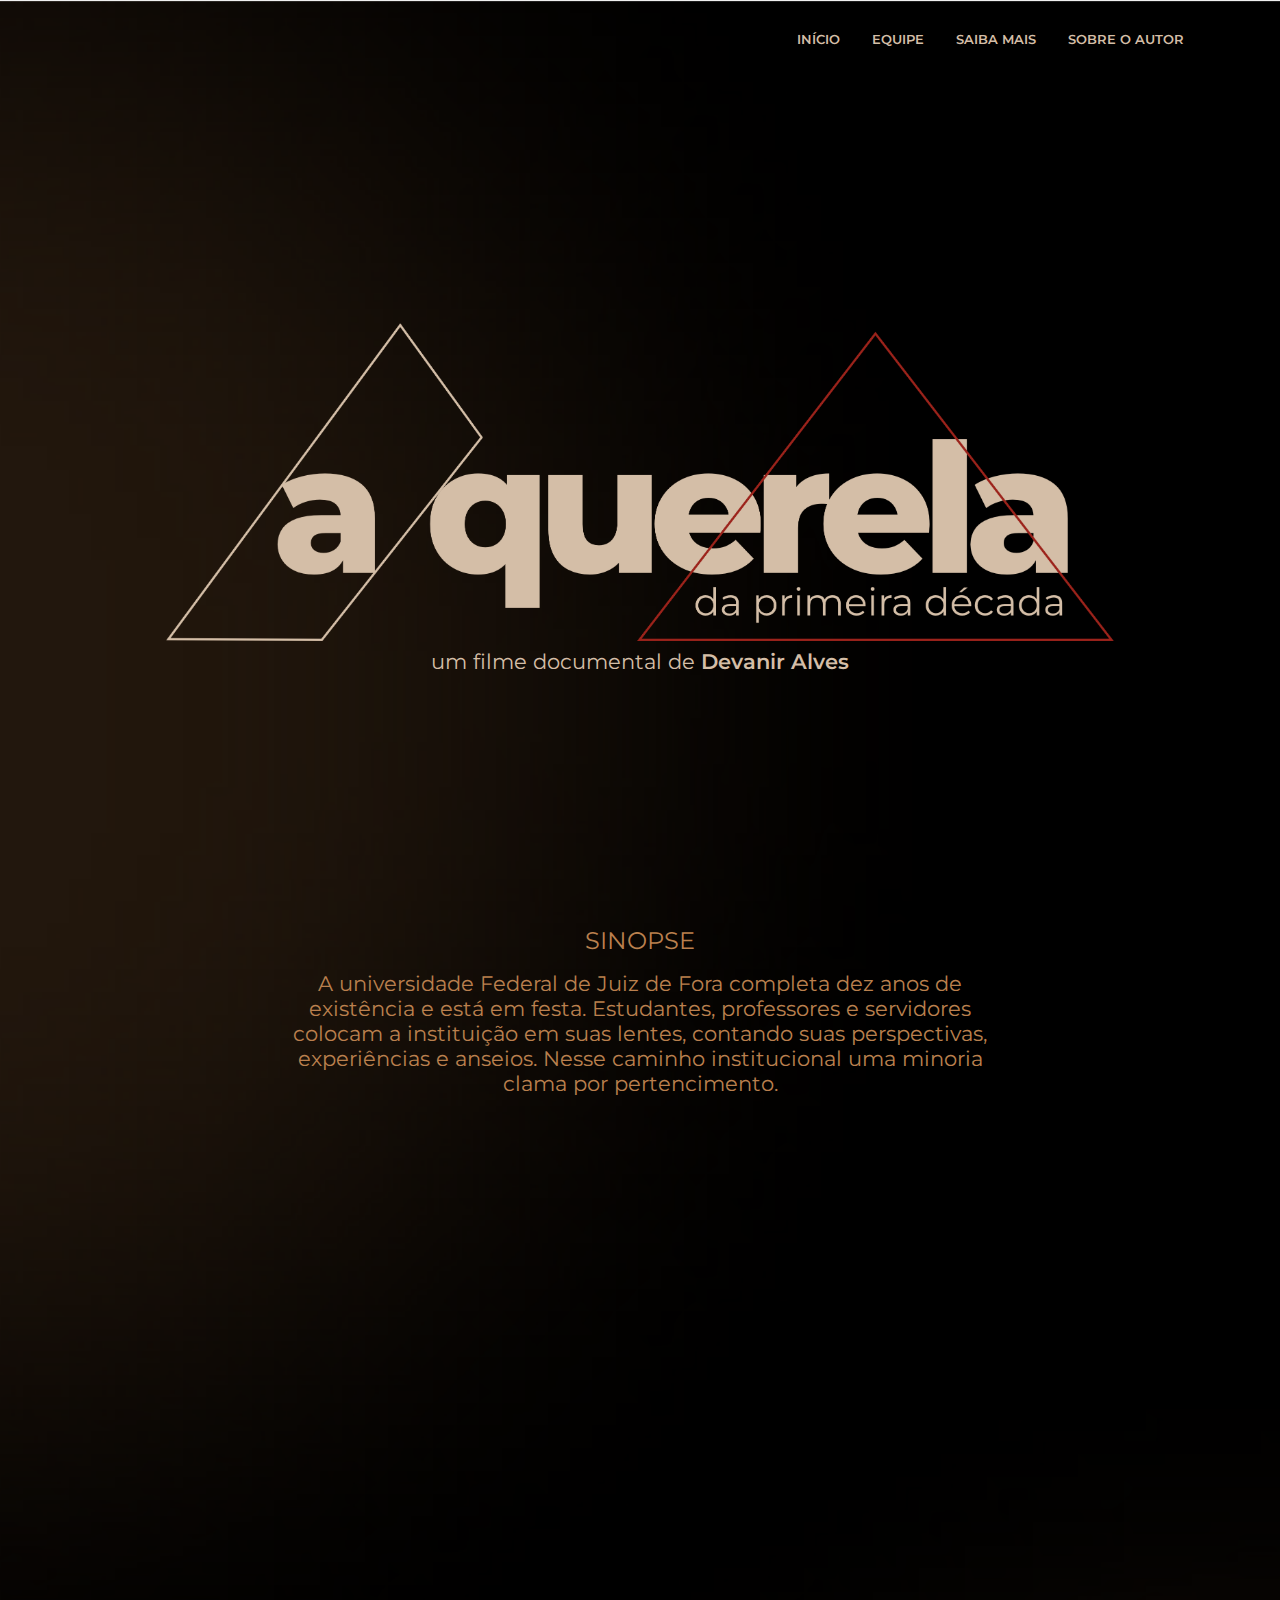
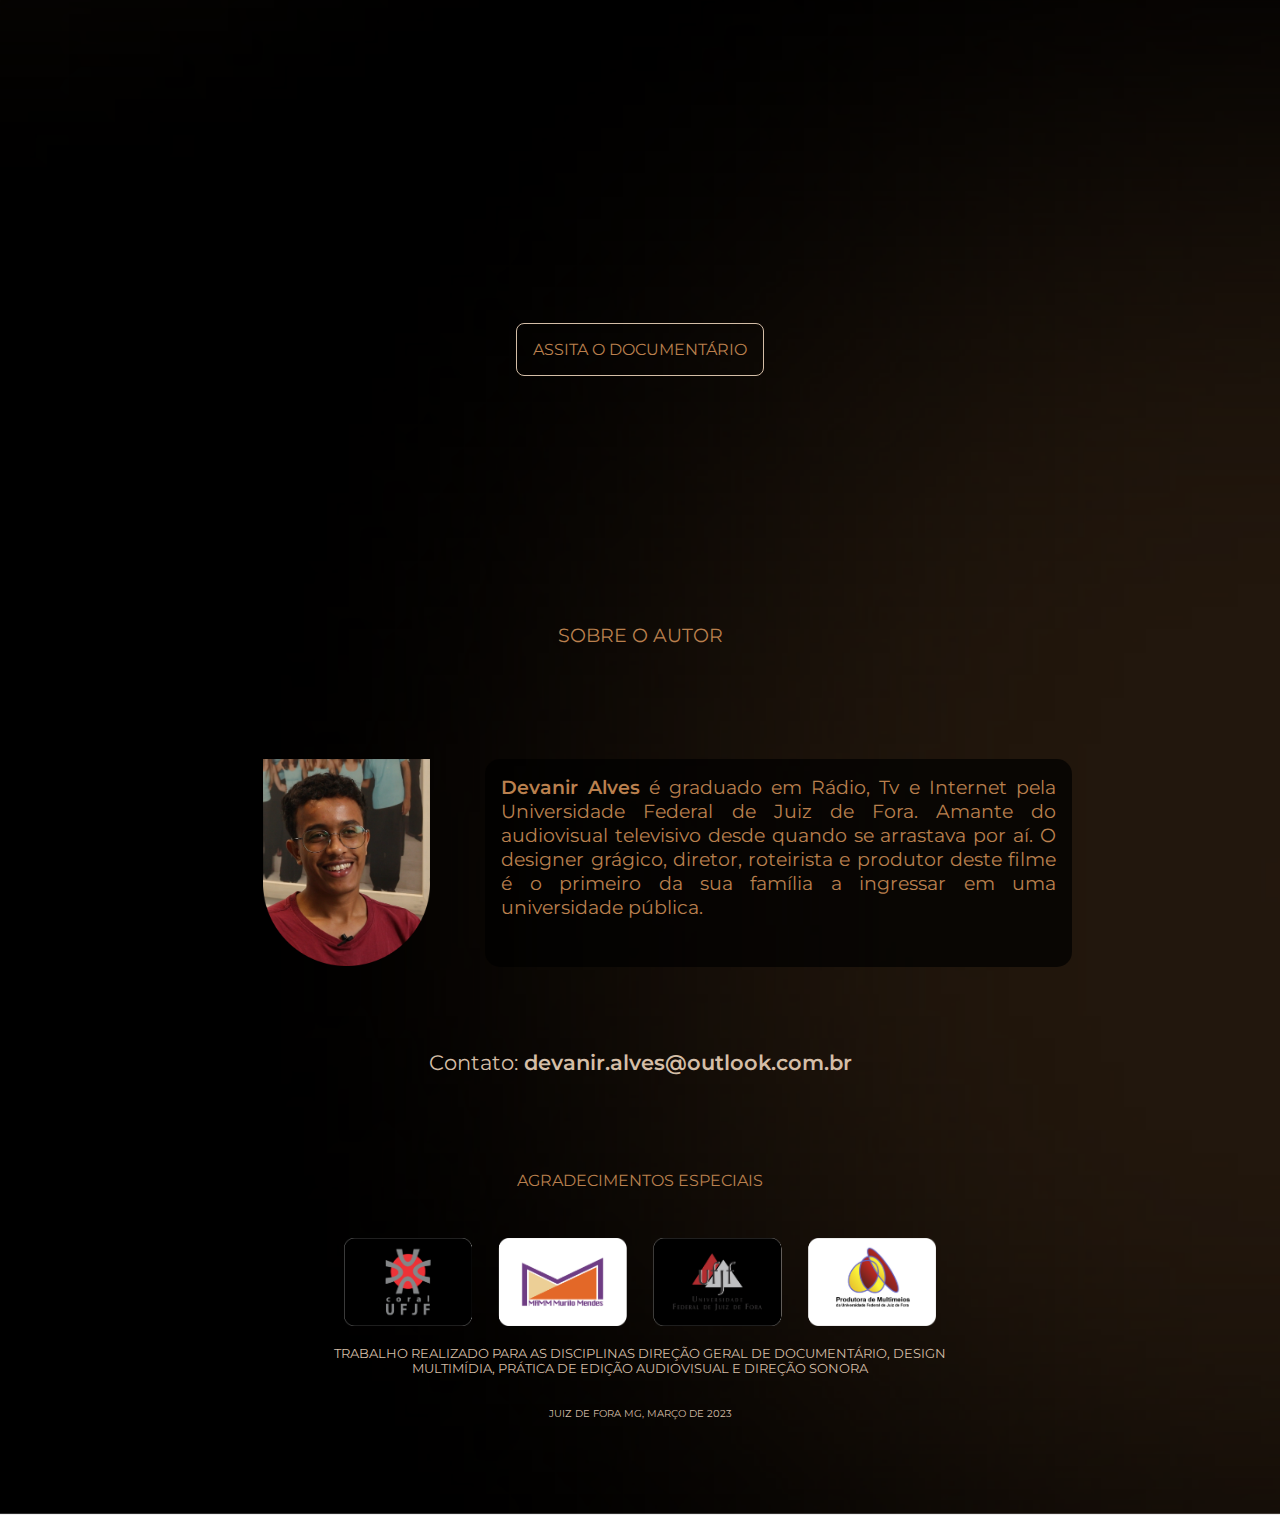
<file: index.html>
<!DOCTYPE html>
<html lang="en">
<head>
    <meta charset="UTF-8">
    <meta name="viewport" content="width=device-width, initial-scale=1.0">
    <link rel="preconnect" href="https://fonts.googleapis.com">
    <link rel="preconnect" href="https://fonts.gstatic.com" crossorigin>
    <link href="https://fonts.googleapis.com/css2?family=Cinzel:wght@400;500&family=Lato:wght@300;400&family=Montserrat:wght@400;600;900&display=swap" rel="stylesheet">
    <link rel="stylesheet" href="./css/style.css">
    <title>a querela</title>
</head>
<body>
    <header>
        <nav>
            <a href="index.html">Início</a>
            <a href="team.html">Equipe</a>
            <a href="knowmore.html">Saiba Mais</a>
            <a href="#author">Sobre o Autor</a>
        </nav>
    </header>

    <section id="landing">

        <img src="images/logo.png" alt="documentário a querela">

        <h3>um filme documental de <span>Devanir Alves</span></h3>
    </section>

    <section id="sinopse">

        <h2>Sinopse</h2>

        <p>
            A universidade Federal de Juiz de Fora completa dez anos de existência e está em festa. Estudantes, professores e servidores colocam a instituição em suas lentes, contando suas perspectivas, experiências e anseios. Nesse caminho institucional uma minoria clama por pertencimento.
        </p>
        <div id="video-container">
            <iframe width="560" height="315" src="https://www.youtube.com/embed/S-qFwxephBE?si=q8kRTuibsXF81sZc" title="YouTube video player" frameborder="0" allow="accelerometer; autoplay; clipboard-write; encrypted-media; gyroscope; picture-in-picture; web-share" referrerpolicy="strict-origin-when-cross-origin" allowfullscreen></iframe>
        </div>
    </section>

    <section id="doc-watch">
        <button>Assita o Documentário</button>
        <iframe width="560" height="315" src="https://www.youtube.com/embed/GoqhKZw6Z9I?si=HrsufUuA4xSaYFlr" title="YouTube video player" frameborder="0" allow="accelerometer; autoplay; clipboard-write; encrypted-media; gyroscope; picture-in-picture; web-share" referrerpolicy="strict-origin-when-cross-origin" allowfullscreen></iframe>
    </section>

    <section id="author">
        <h2>Sobre o Autor</h2>
        <div id="author-container">
            <div id="author-img-container">
                <img src="images/foto-devanir.png" alt="fotografia do autor do documentário.">
            </div>
            <div id="author-resume">
                <p><span>Devanir Alves</span> é graduado em Rádio, Tv e Internet pela Universidade Federal de Juiz de Fora. Amante do audiovisual televisivo desde quando se arrastava por aí. O designer grágico, diretor, roteirista e produtor deste filme é o primeiro da sua família a ingressar em uma universidade pública.</p>
            </div>
        </div>
        <div id="author-contact">
            <p>Contato: <span>devanir.alves@outlook.com.br</span></p>
        </div>
    </section>

    <footer>
        <h2>Agradecimentos Especiais</h2>
        <img src="images/logod.png" alt="agradecimentos especiais do autor">
        <h3>Trabalho realizado para as disciplinas Direção Geral de Documentário, Design Multimídia, Prática de Edição Audiovisual e Direção Sonora</h3>
        <h4>juiz de fora mg, março de 2023</h4>
    </footer>

    <script src="./scripts/video-section.js"></script>
</body>
</html>
</file>
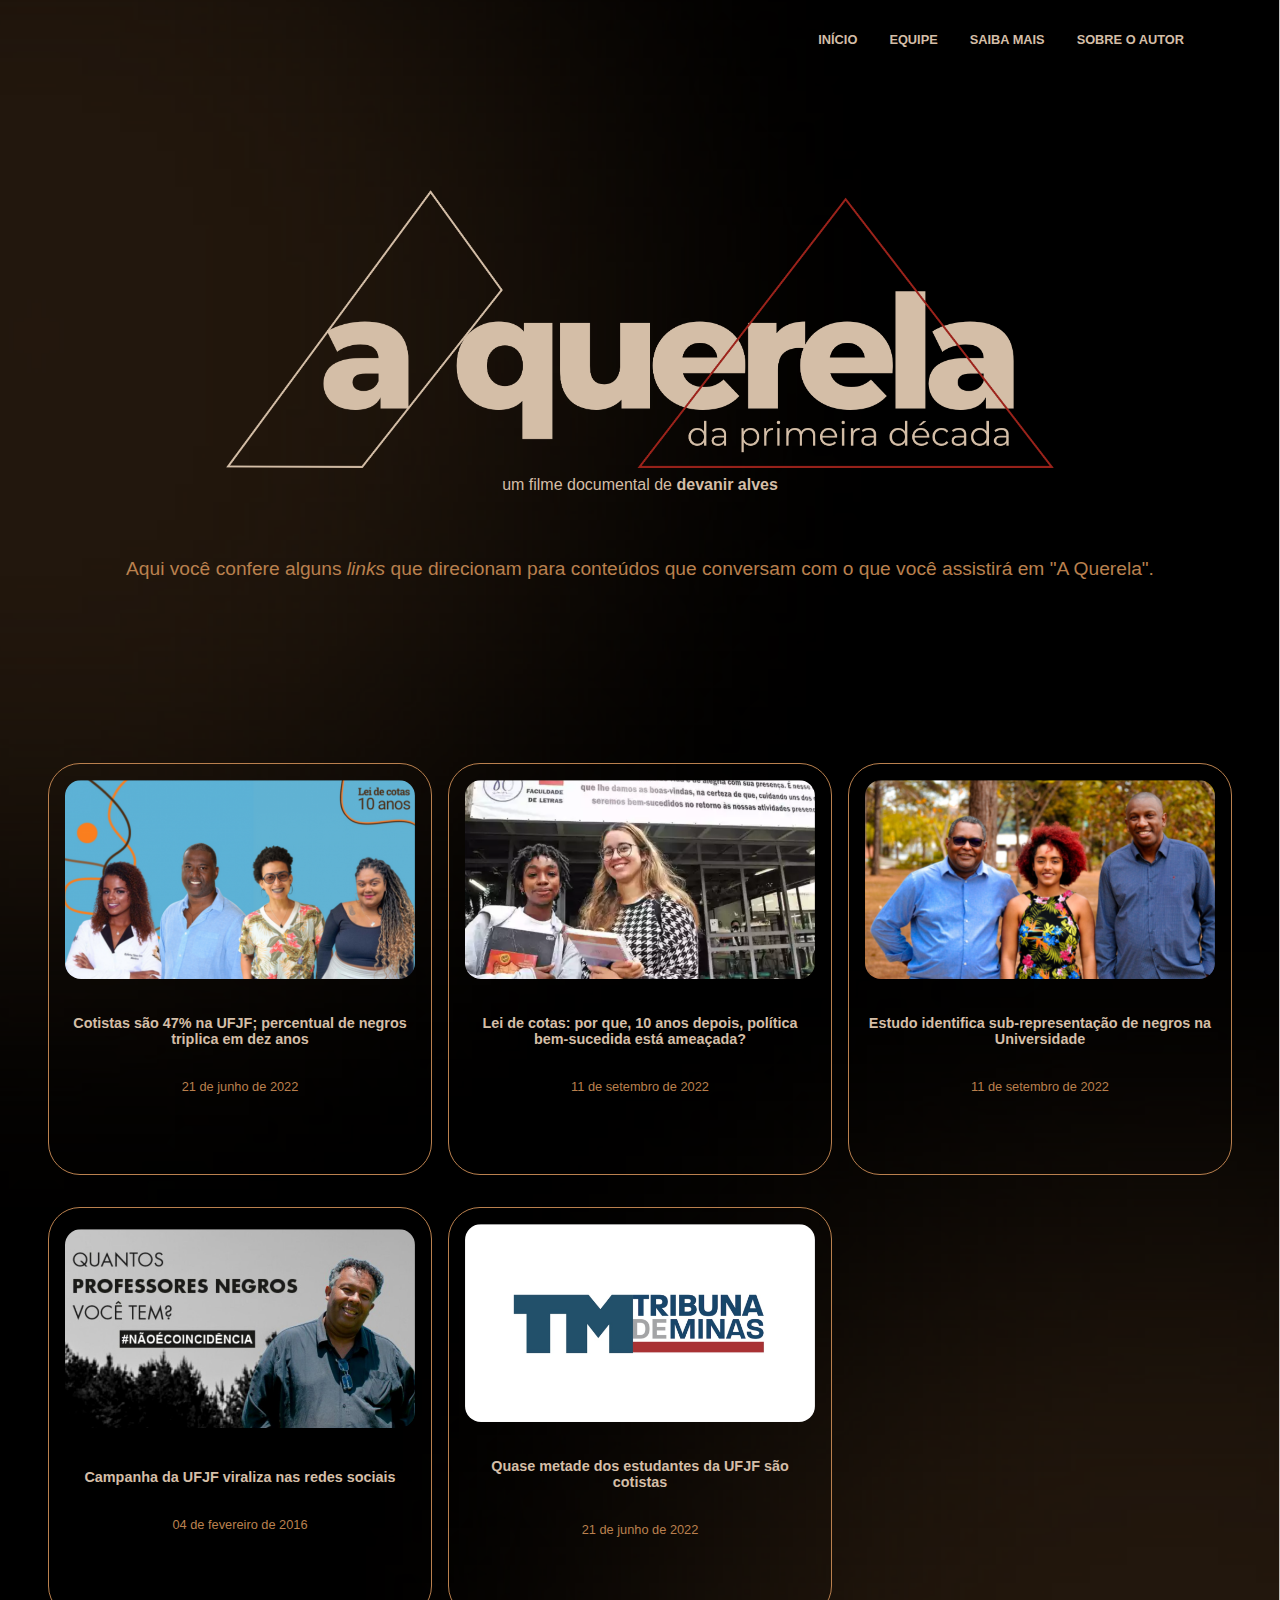
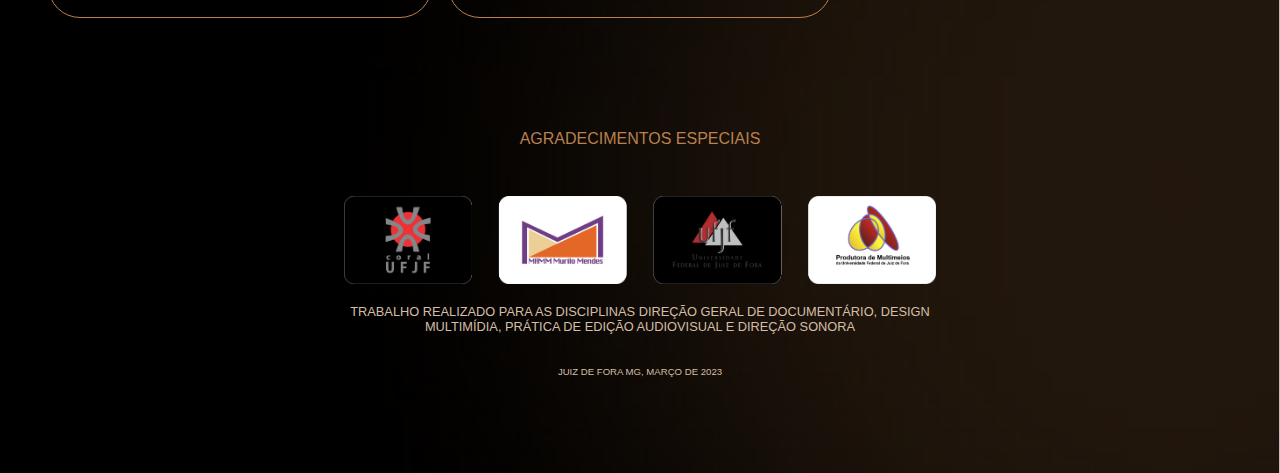
<file: knowmore.html>
<!DOCTYPE html>
<html lang="en">
<head>
    <meta charset="UTF-8">
    <meta name="viewport" content="width=device-width, initial-scale=1.0">
    <link rel="stylesheet" href="./css/style.css">
    <title>Saiba Mais</title>
</head>
<body>
    <header>
        <nav>
            <a href="index.html">Início</a>
            <a href="team.html">Equipe</a>
            <a href="knowmore.html">Saiba Mais</a>
            <a href="index.html#author">Sobre o Autor</a>
        </nav>
    </header>

    <section id="area-logo">
            <img src="images/logo.png" alt="logo do documentário.">
            <h3>um filme documental de <span>devanir alves</span></h3>
            <p id="description">
                Aqui você confere alguns <em>links</em> que direcionam para conteúdos que conversam com o que você assistirá em "A Querela".
            </p>
    </section>


    <section id="contents">

        <div class="right-content">
            <div class="image">
                <img src="images/dez-anos-cotas.png"  alt="notícia sobre cotistas na ufjf">
            </div>
            <div class="link">
                <a href="https://www2.ufjf.br/noticias/2022/06/21/cotistas-sao-47-na-ufjf-percentual-de-negros-triplica-em-dez-anos/" target="_blank"><h2>Cotistas são 47% na UFJF; percentual de negros triplica em dez anos </h2></a>
            <p>21 de junho de 2022</p>
            </div>
        </div>

        <div class="left-content">
            <div class="image">
                <img src="images/cotas-ameaca.png" width="60%" alt="notícias sobre lei de cotas">
            </div>
            <div class="link">
                <a href="https://www.em.com.br/app/noticia/educacao/2022/09/11/internas_educacao,1392809/lei-de-cotas-por-que-10-anos-depois-politica-bem-sucedida-esta-ameacada.shtml" target="_blank"><h2>Lei de cotas: por que, 10 anos depois, política bem-sucedida está ameaçada?</h2></a>
            <p>11 de setembro de 2022</p>
            </div>
        </div>

        <div class="right-content">
            <div class="image">
                <img src="images/sub-representação-ufjf.png" alt="notícia sobre estudo identifica">
            </div>
            <div class="link">
                <a href="https://www2.ufjf.br/noticias/2022/09/15/estudo-identifica-sub-representacao-de-negros-na-universidade/" target="_blank"><h2>Estudo identifica sub-representação de negros na Universidade </h2></a>
            <p>11 de setembro de 2022</p>
            </div>
        </div>

        <div class="left-content">
            <div class="image">
                <img src="images/campanha.png" width="60%" alt="notícias tribuna de minas">
            </div>
            <div class="link">
                <a href="https://www2.ufjf.br/noticias/2016/02/04/campanha-da-ufjf-viraliza-nas-redes-sociais/" target="_blank"><h2>Campanha da UFJF viraliza nas redes sociais</h2></a>
            <p>04 de fevereiro de 2016</p>
            </div>
        </div>

        <div class="right-content">
            <div class="image">
                <img src="images/tribuna.png" alt="">
            </div>
            <div class="link">
                <a href="https://tribunademinas.com.br/noticias/cidade/21-06-2022/quase-metade-dos-estudantes-da-ufjf-sao-cotistas.html#goog_rewarded" target="_blank"><h2>Quase metade dos estudantes da UFJF são cotistas </h2></a>
            <p>21 de junho de 2022</p>
            </div>
        </div>
    </section>
    
    <footer>
        <h2>Agradecimentos Especiais</h2>
        <img src="images/logod.png" alt="agradecimentos especiais do autor">
        <h3>Trabalho realizado para as disciplinas Direção Geral de Documentário, Design Multimídia, Prática de Edição Audiovisual e Direção Sonora</h3>
        <h4>juiz de fora mg, março de 2023</h4>

    </footer>

</body>
</html>
</file>
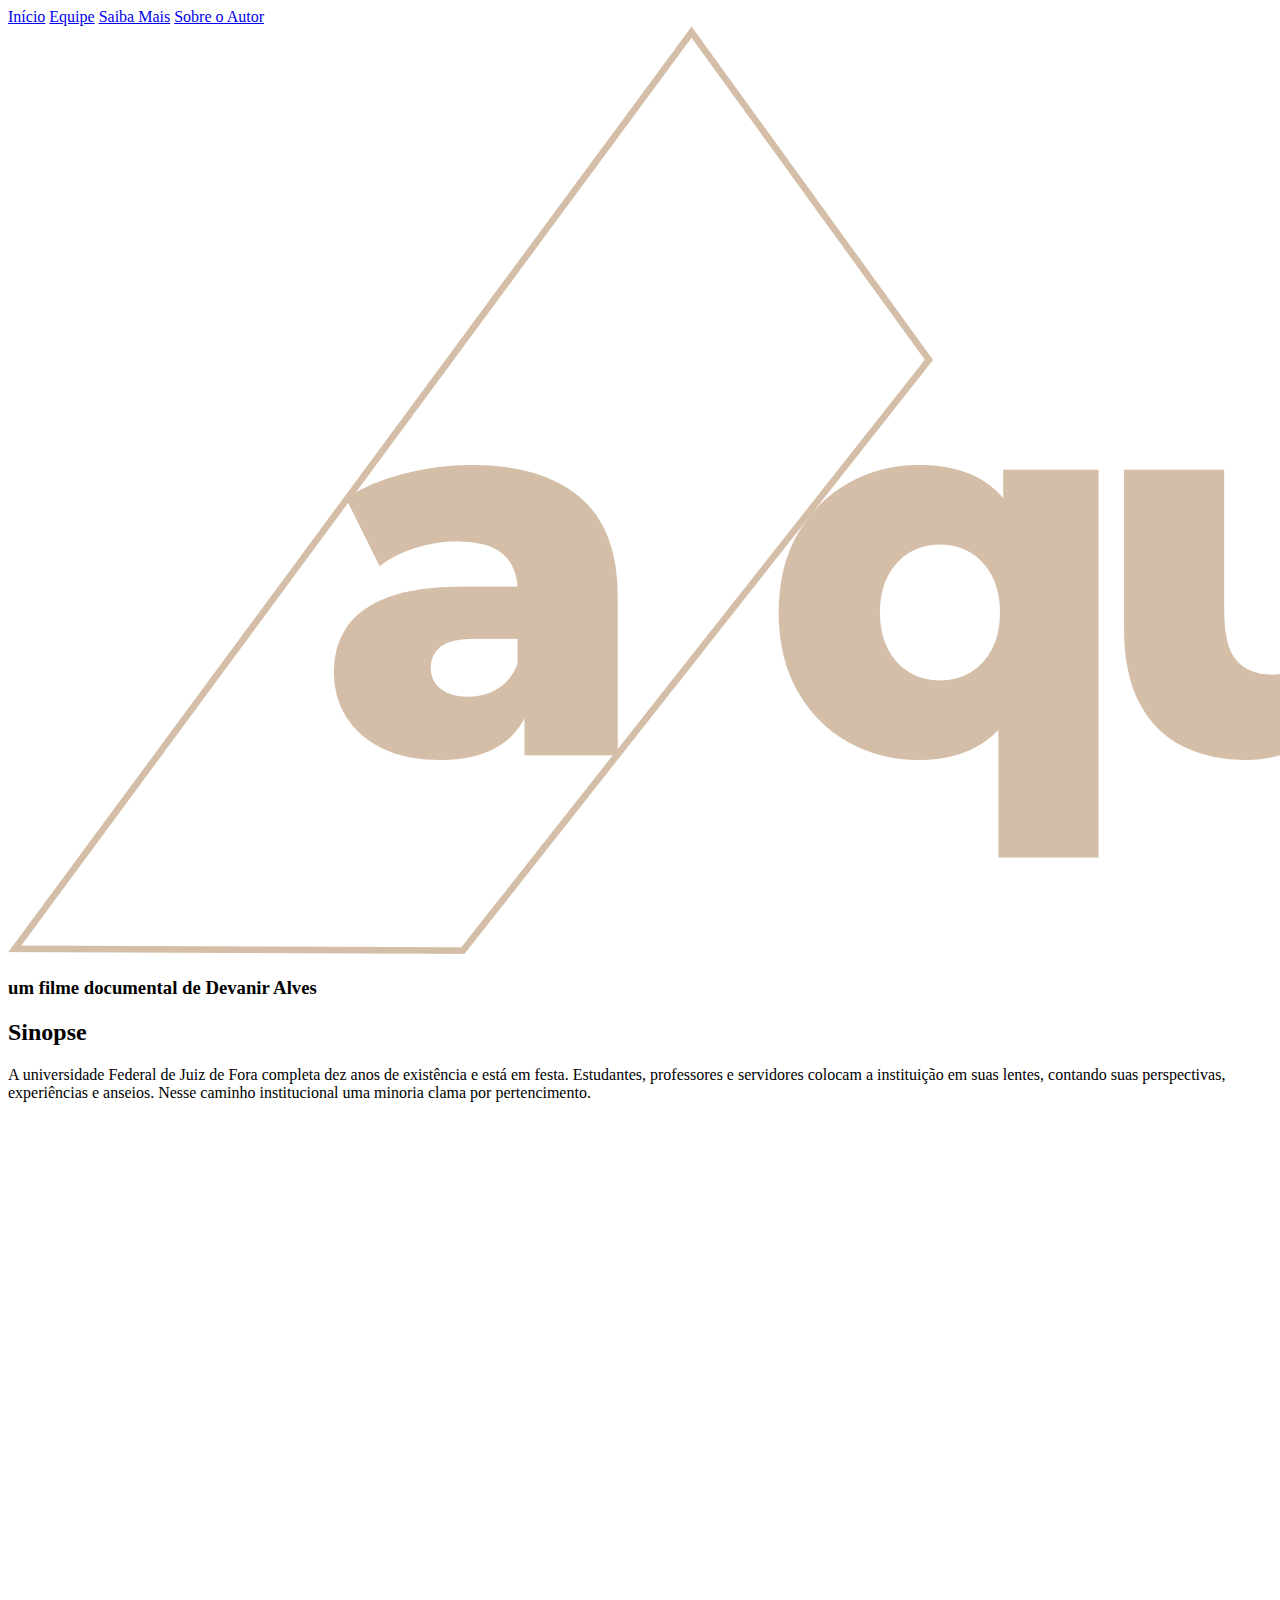
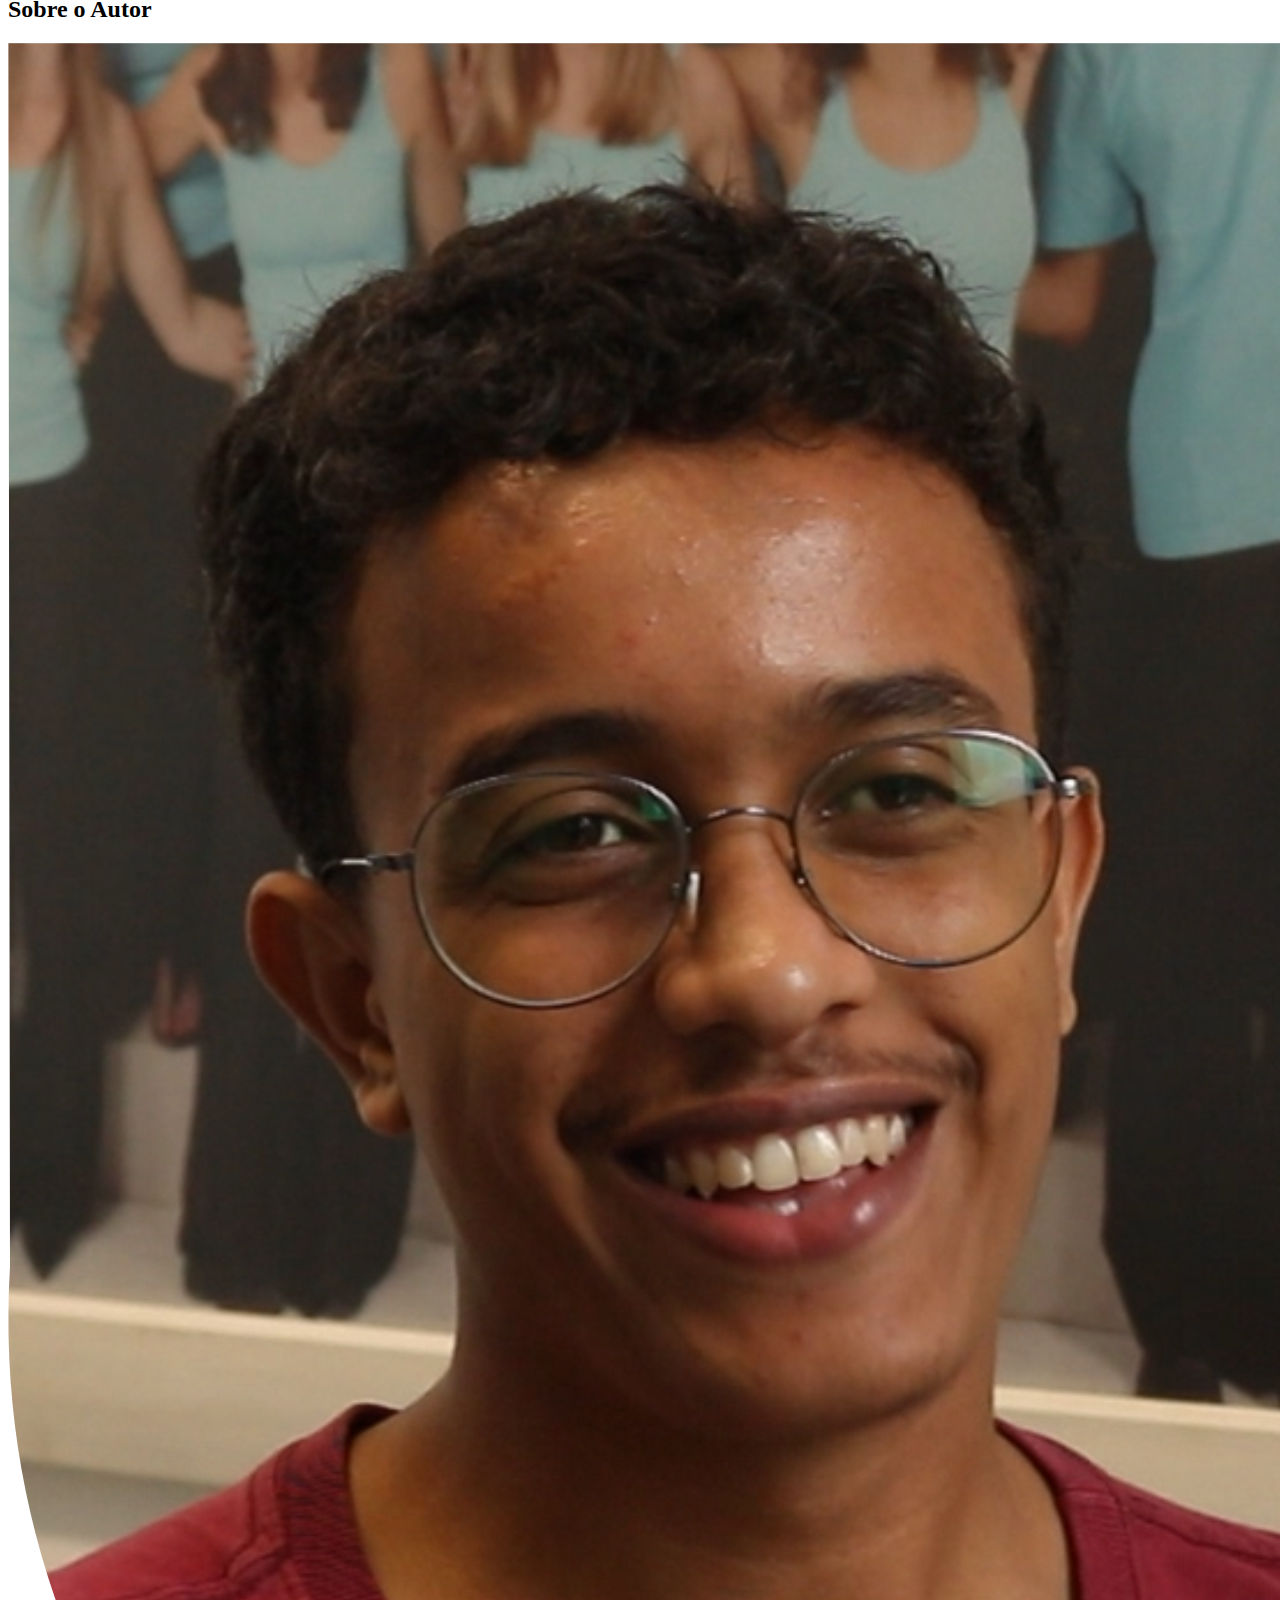
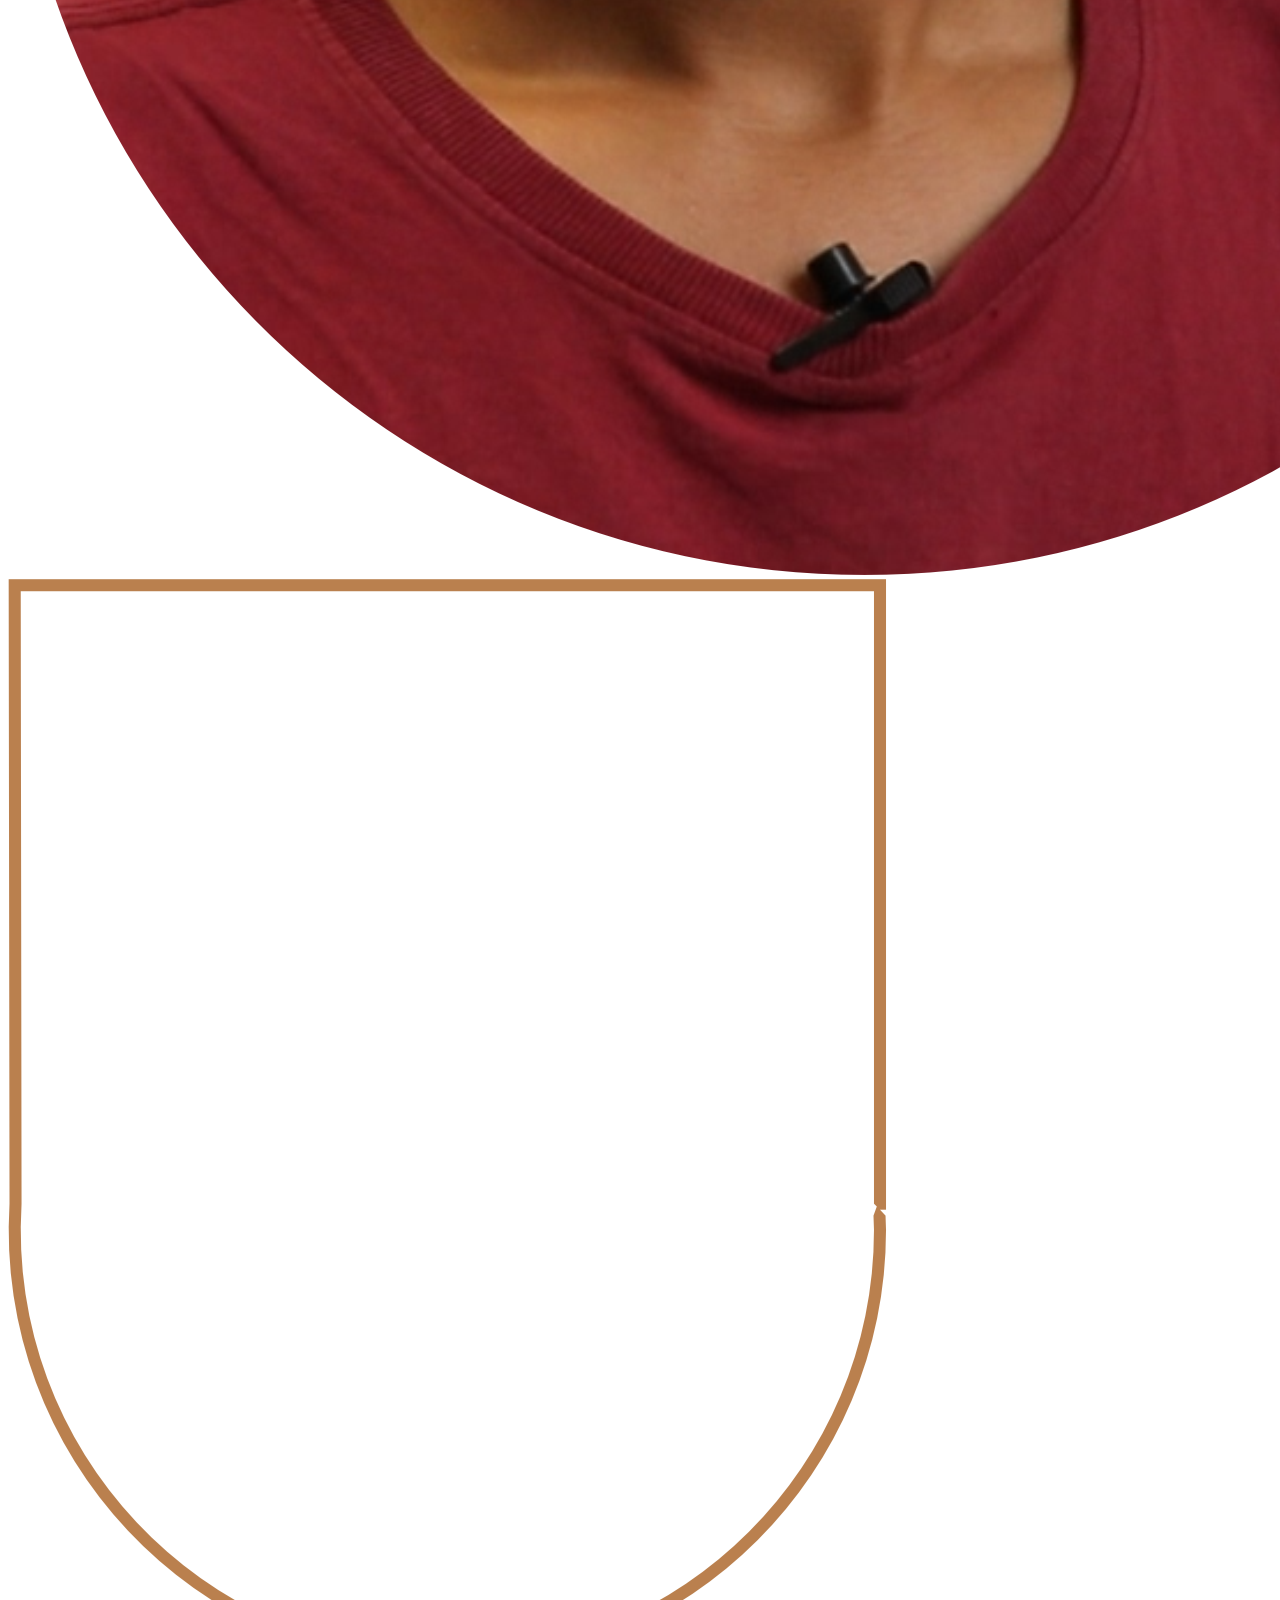
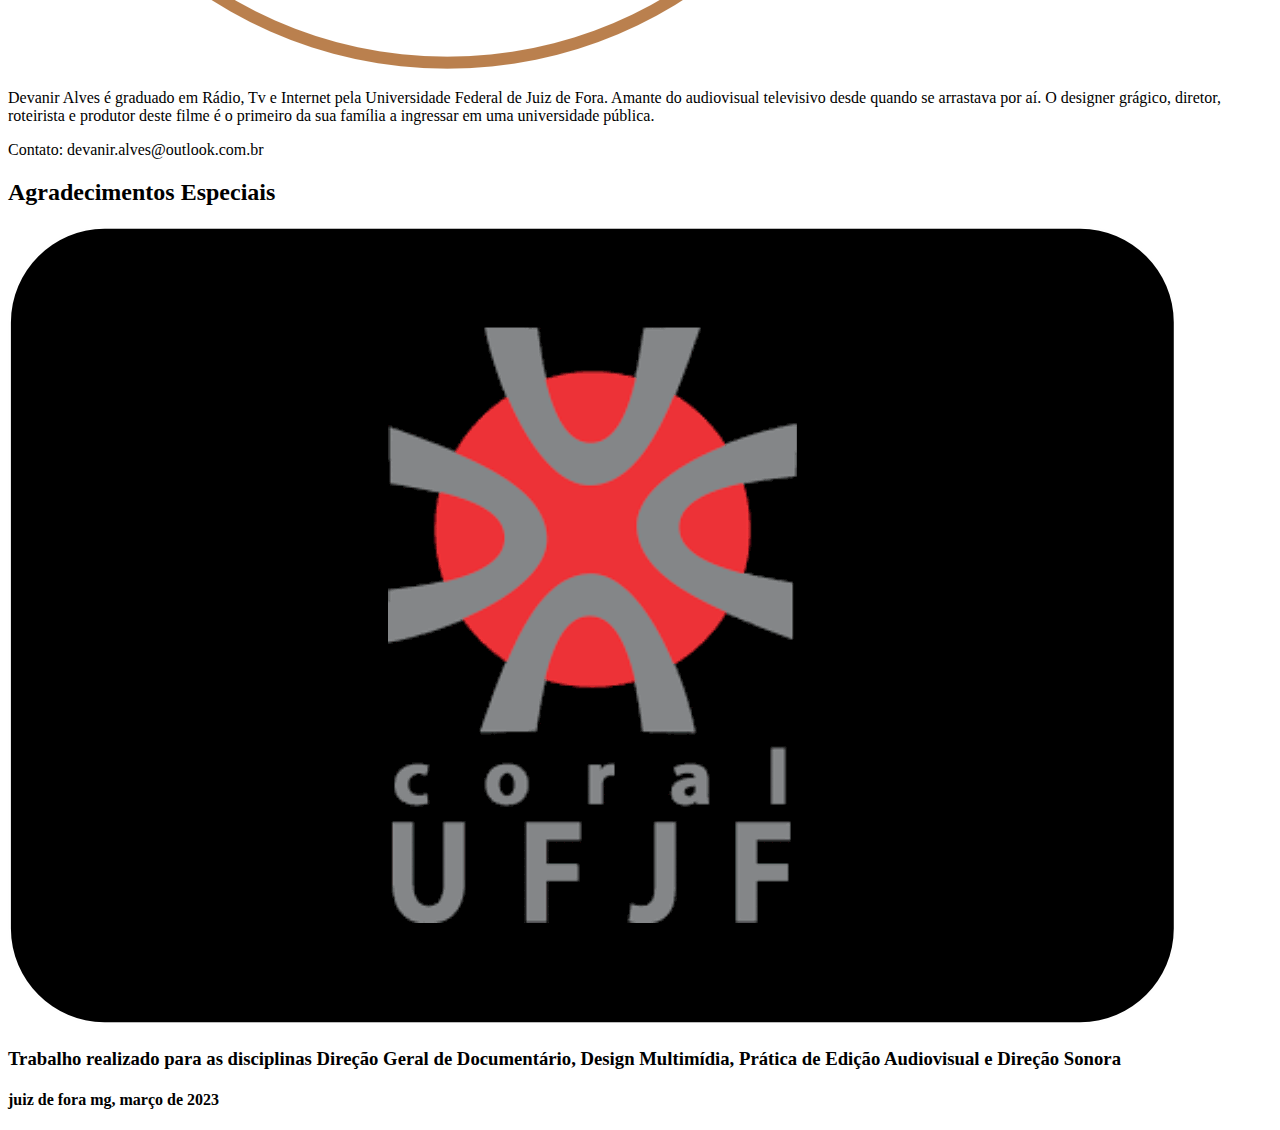
<file: newindex.html>
<!DOCTYPE html>
<html lang="en">
<head>
    <meta charset="UTF-8">
    <meta name="viewport" content="width=device-width, initial-scale=1.0">
    <link rel="preconnect" href="https://fonts.googleapis.com">
    <link rel="preconnect" href="https://fonts.gstatic.com" crossorigin>
    <link href="https://fonts.googleapis.com/css2?family=Cinzel:wght@400;500&family=Lato:wght@300;400&family=Montserrat:wght@400;600;900&display=swap" rel="stylesheet">
    <title>a querela</title>
</head>
<body>
    <header>
        <nav>
            <a href="newindex.html">Início</a>
            <a href="team.html">Equipe</a>
            <a href="knowmore.html">Saiba Mais</a>
            <a href="#author">Sobre o Autor</a>
        </nav>
    </header>

    <section id="landing">
        <div id="logo">
        <img src="images/logo.png" alt="documentário a querela">
        </div>
        <h3>um filme documental de <span>Devanir Alves</span></h3>
    </section>

    <section id="sinopse">
        <h2>Sinopse</h2>
        <p>
            A universidade Federal de Juiz de Fora completa dez anos de existência e está em festa. Estudantes, professores e servidores colocam a instituição em suas lentes, contando suas perspectivas, experiências e anseios. Nesse caminho institucional uma minoria clama por pertencimento.
        </p>
        <div id="video-container">
            <iframe id="video" width="700" height="455" src="https://www.youtube.com/embed/ujbwPaSv5Ak" title="YouTube video player" frameborder="0" allow="accelerometer; autoplay; clipboard-write; encrypted-media; gyroscope; picture-in-picture; web-share" allowfullscreen></iframe>
        </div>
    </section>

    <section id="author">
        <h2>Sobre o Autor</h2>
        <div id="author-img-container">
            <img src="images/foto-devanir.png" alt="imagem do autor do documentário.">
            <img id="img-shield" src="images/escudo.png" alt="escudo do autor">
        </div>
        <div id="author-resume">
            <p><span>Devanir Alves</span> é graduado em Rádio, Tv e Internet pela Universidade Federal de Juiz de Fora. Amante do audiovisual televisivo desde quando se arrastava por aí. O designer grágico, diretor, roteirista e produtor deste filme é o primeiro da sua família a ingressar em uma universidade pública.</p>
        </div>

        <div id="author-contact">
            <p>Contato: <span>devanir.alves@outlook.com.br</span></p>
        </div>
    </section>

    <footer>
        <h2>Agradecimentos Especiais</h2>
        <img src="images/logod.png" alt="agradecimentos especiais do autor">
        <h3>Trabalho realizado para as disciplinas Direção Geral de Documentário, Design Multimídia, Prática de Edição Audiovisual e Direção Sonora</h3>
        <h4>juiz de fora mg, março de 2023</h4>
    </footer>

</body>
</html>
</file>
<file: css/style.css>
* {
  box-sizing: border-box;
  margin: 0;
  padding: 0;
  font-family: "Montserrat", "Cinzel", sans-serif;
}

body {
  background-image: url(../images/background.png);
  background-size: cover;
  background-position: center;
  background-repeat: no-repeat;
  color: #FFF;
}

section {
  margin: 0 3rem;
  padding-top: 15vh;
}
header {
  margin: 2rem 1rem 0rem 1rem;
  padding: 0 1.1rem 0.5rem;
  border-bottom: 1px solid #BA804E;
}
header nav {
  display: flex;
  justify-content: space-between;
}
header a {
  font-size: 0.8rem;
  font-weight: 600;
  color: #D4BEA7;
  text-transform: uppercase;
  text-decoration: none;
}
@media screen and (min-width: 600px) {
  header {
    padding: 0rem 2rem 0.5rem;
  }
  header a {
    font-size: 1rem;
  }
}
@media screen and (min-width: 768px) {
  header {
    padding: 0rem 4rem 0.5rem;
  }
}
@media screen and (min-width: 1024px) {
  header {
    border: none;
  }
  header nav {
    justify-content: end;
  }
  header nav a {
    margin: 0 1rem;
    font-size: 0.8rem;
  }
  header nav a:hover {
    color: #BA804E;
  }
}

#area-logo {
  display: flex;
  flex-direction: column;
  align-items: center;
}
#area-logo img {
  width: 70%;
}
#area-logo h3 {
  margin-top: 0.5rem;
  margin-bottom: 4rem;
  color: #D4BEA7;
  text-align: center;
  font-size: 0.8rem;
  font-weight: 400;
}
#area-logo h3 span {
  font-weight: 600;
}
#area-logo h4 {
  font-weight: 400;
  color: #BA804E;
  font-size: 0.8rem;
}
#area-logo p {
  text-align: center;
  color: #BA804E;
  font-size: 0.8rem;
}
@media screen and (min-width: 600px) {
  #area-logo h3 {
    font-size: 1rem;
  }
  #area-logo h4 {
    font-size: 1.2rem;
    margin-bottom: 3rem;
  }
  #area-logo p {
    font-size: 1.2rem;
    margin-bottom: 3rem;
  }
}

#landing {
  margin-top: 1rem;
  display: flex;
  flex-direction: column;
  align-items: center;
  justify-content: center;
}
@media screen and (min-width: 1024px) {
  #landing {
    height: 80vh;
  }
}
#landing img {
  width: 100%;
}
@media screen and (min-width: 1024px) {
  #landing img {
    width: 80%;
  }
}
#landing h3 {
  margin-top: 0.5rem;
  color: #D4BEA7;
  text-align: center;
  font-size: 0.8rem;
  font-weight: 400;
}
#landing h3 span {
  font-weight: 600;
}
@media screen and (min-width: 600px) {
  #landing h3 {
    font-size: 1rem;
  }
}
@media screen and (min-width: 1024px) {
  #landing h3 {
    font-size: 1.3rem;
  }
}

#sinopse {
  text-align: center;
  color: #BA804E;
  margin-bottom: 5rem;
}
#sinopse h2 {
  text-transform: uppercase;
  font-weight: 400;
  margin-bottom: 1rem;
  font-size: 1rem;
}
#sinopse p {
  font-size: 0.8rem;
}
#sinopse #video-container {
  margin-top: 8rem;
}
#sinopse #video-container iframe {
  width: 100%;
  height: 40vh;
}
@media screen and (min-width: 600px) {
  #sinopse h2 {
    font-size: 1.3rem;
  }
  #sinopse p {
    font-size: 1rem;
  }
}
@media screen and (min-width: 1024px) {
  #sinopse h2 {
    font-size: 1.5rem;
  }
  #sinopse p {
    margin: 0 15rem;
    font-size: 1.3rem;
  }
  #sinopse #video-container iframe {
    width: 70%;
    height: 30rem;
  }
}

#doc-watch {
  text-align: center;
  margin: 0;
  transition: all 0.3s ease-in-out;
}
#doc-watch button {
  display: inline-block;
  margin: auto;
  font-family: inherit;
  background: none;
  color: #BA804E;
  font-size: 1rem;
  text-transform: uppercase;
  border: 1px solid #D4BEA7;
  border-radius: 0.5rem;
  padding: 1rem;
  cursor: pointer;
  transition: background 0.3s ease, color 0.3s ease;
}
#doc-watch button:hover {
  background: #BA804E;
  color: #D4BEA7;
  font-weight: 600;
}
#doc-watch iframe {
  display: none;
  width: 100%;
  height: 100%;
  border: none;
}
#doc-watch.fullscreen {
  display: flex;
  justify-content: center;
  align-items: center;
  flex-direction: column;
  position: fixed;
  top: 0;
  left: 0;
  width: 100vw;
  height: 100vh;
  background: rgba(0, 0, 0, 0.9);
  z-index: 1000;
  transition: all 0.3s ease-in-out;
}
#doc-watch.fullscreen button {
  display: none;
}
#doc-watch.fullscreen iframe {
  display: block;
  width: 80vw;
  height: 70vh;
  max-width: 56.3rem;
  max-height: 31.3rem;
  margin: auto;
  transition: all 0.3s ease-in-out;
}
#doc-watch .close-btn {
  position: fixed;
  top: 1rem;
  right: 1rem;
  background: none;
  color: #D4BEA7;
  border: none;
  font-size: 1.5rem;
  padding: 0.5rem;
  cursor: pointer;
}
#doc-watch .close-btn:hover {
  background: none;
  color: #BA804E;
}

#author {
  text-align: center;
  color: #BA804E;
}
#author h2 {
  text-transform: uppercase;
  font-weight: 400;
  margin-bottom: 1rem;
  font-size: 1rem;
}
#author #author-img-container img {
  margin: 2rem 0;
  width: 50%;
}
#author #author-img-container #img-shield {
  display: none;
}
#author #author-resume p {
  font-size: 0.8rem;
  margin-bottom: 2rem;
}
#author #author-resume p span {
  font-weight: 600;
}
#author #author-contact {
  color: #D4BEA7;
  font-size: 0.8rem;
  margin-bottom: 2rem;
}
#author #author-contact span {
  font-weight: 600;
}
@media screen and (min-width: 600px) {
  #author h2 {
    font-size: 1.3rem;
  }
  #author #author-resume p {
    font-size: 1rem;
  }
  #author #author-contact p {
    font-size: 1rem;
  }
}
@media screen and (min-width: 1024px) {
  #author h2 {
    font-size: 1.2rem;
    margin: 7rem 0;
  }
  #author #author-container {
    margin: 2rem 10rem;
    display: flex;
  }
  #author #author-container #author-img-container {
    flex: 1;
  }
  #author #author-container #author-img-container img {
    margin: 0;
    width: 60%;
  }
  #author #author-container #author-resume {
    background: rgba(0, 0, 0, 0.7);
    border-radius: 15px;
    text-align: justify;
    height: fit-content;
    flex: 2;
    padding: 1rem;
  }
  #author #author-container #author-resume p {
    font-size: 1.2rem;
  }
  #author #author-contact p {
    margin-top: 5rem;
    font-size: 1.3rem;
  }
}

#contents {
  display: flex;
  flex-direction: column;
  text-align: center;
}
#contents p {
  margin-bottom: 4rem;
  color: #BA804E;
}
#contents .right-content, #contents .left-content {
  flex: 1;
  margin-bottom: 3rem;
  padding: 3rem 1rem 1rem;
  border: 1px solid #BA804E;
  border-radius: 2rem;
  height: fit-content;
}
#contents .right-content img, #contents .left-content img {
  width: 100%;
  border-radius: 1rem;
  margin-bottom: 2rem;
}
#contents .right-content .link a, #contents .left-content .link a {
  text-decoration: none;
  font-size: 0.8rem;
  color: #D4BEA7;
}
#contents .right-content .link p, #contents .left-content .link p {
  margin-top: 2rem;
  font-size: 0.8rem;
}
@media screen and (min-width: 768px) {
  #contents {
    display: grid;
    grid-template-columns: repeat(3, 1fr);
    gap: 1rem;
  }
  #contents .right-content, #contents .left-content {
    height: auto;
    margin-bottom: 1rem;
    display: flex;
    flex-direction: column;
    justify-content: space-evenly;
    padding: 1rem;
  }
  #contents .right-content .link a, #contents .left-content .link a {
    font-size: 0.6rem;
  }
}

#production {
  text-align: center;
  font-weight: 400;
}
#production h3 {
  color: #BA804E;
  text-transform: uppercase;
  font-weight: 400;
  margin-bottom: 2rem;
  font-size: 1rem;
}
#production ul {
  font-size: 0.8rem;
  color: #D4BEA7;
  list-style-type: none;
}
#production ul span {
  font-weight: 600;
}
#production ul li {
  margin: 0.8rem 0;
}
@media screen and (min-width: 600px) {
  #production h3 {
    font-size: 1.3rem;
  }
  #production ul {
    font-size: 1rem;
  }
}

#divulgation {
  text-align: center;
  font-weight: 400;
}
#divulgation h3 {
  color: #BA804E;
  text-transform: uppercase;
  font-weight: 400;
  margin-bottom: 2rem;
  font-size: 1rem;
}
#divulgation ul {
  font-size: 0.8rem;
  color: #D4BEA7;
  list-style-type: none;
}
#divulgation ul span {
  font-weight: 600;
}
#divulgation ul li {
  margin: 0.8rem 0;
}
@media screen and (min-width: 600px) {
  #divulgation h3 {
    font-size: 1.3rem;
  }
  #divulgation ul {
    font-size: 1rem;
  }
}

#thanks {
  text-align: center;
  font-weight: 400;
}
#thanks h3 {
  color: #BA804E;
  text-transform: uppercase;
  font-weight: 400;
  margin-bottom: 2rem;
  font-size: 1rem;
}
#thanks ul {
  font-size: 0.8rem;
  color: #D4BEA7;
  list-style-type: none;
}
#thanks ul span {
  font-weight: 600;
}
#thanks ul li {
  margin: 0.8rem 0;
}
@media screen and (min-width: 600px) {
  #thanks h3 {
    font-size: 1.3rem;
  }
  #thanks ul {
    font-size: 1rem;
  }
}

#making-off h3 {
  text-align: center;
  color: #BA804E;
  text-transform: uppercase;
  font-weight: 400;
  margin-bottom: 2rem;
  font-size: 1rem;
}
@media screen and (min-width: 600px) {
  #making-off h3 {
    font-size: 1.3rem;
  }
}

.gallery {
  display: flex;
  gap: 1rem;
  flex-wrap: wrap;
  justify-content: center;
  padding: 1rem;
}

.gallery__column {
  display: flex;
  flex-direction: column;
  gap: 1rem;
  flex: 1;
  min-width: 15.6rem;
}

.gallery__thumb {
  position: relative;
  overflow: hidden;
  border-radius: 0.5rem;
  box-shadow: 0 0.25rem 0.5rem rgba(0, 0, 0, 0.2);
}
.gallery__thumb:hover .gallery__image {
  transform: scale(1.1);
}
.gallery__thumb:hover .gallery__caption {
  opacity: 1;
}

.gallery__image {
  width: 100%;
  height: auto;
  display: block;
  transition: transform 0.3s ease;
}

.gallery__caption {
  position: absolute;
  bottom: 0;
  left: 0;
  width: 100%;
  padding: 0.5rem;
  background: rgba(0, 0, 0, 0.7);
  color: #fff;
  text-align: center;
  font-size: 0.8rem;
  opacity: 0;
  transition: opacity 0.3s ease;
}

.background-img img {
  display: none;
}
@media screen and (min-width: 1024px) {
  .background-img img {
    display: flex;
    position: relative;
    z-index: -1;
    opacity: 0.5;
    overflow-x: hidden;
  }
}

@media screen and (min-width: 1024px) {
  #sinopse-shield img {
    top: 15rem;
    left: -8rem;
    margin-bottom: -10rem;
    width: 22rem;
  }
}

@media screen and (min-width: 1024px) {
  #video-shield img {
    position: absolute;
    right: 0;
    margin-bottom: -10rem;
    width: 10rem;
    opacity: 0.6;
  }
}

@media screen and (min-width: 1024px) {
  #author-shield img {
    top: 80rem;
    left: -5rem;
    margin-bottom: -10rem;
    width: 13rem;
    opacity: 0.8;
    transform: rotate(-10deg);
    overflow-x: hidden;
  }
}

@media screen and (min-width: 1024px) {
  #footer-shield img {
    position: absolute;
    bottom: 0;
    right: 0;
    margin: 0;
    width: 15rem;
  }
}

footer {
  margin: 4rem 3rem;
  text-align: center;
  color: #D4BEA7;
}
footer h2 {
  text-transform: uppercase;
  font-weight: 400;
  color: #BA804E;
  margin: 1rem 0;
  font-size: 1rem;
}
footer img {
  width: 100%;
}
footer h3 {
  margin: 2rem 0;
  text-transform: uppercase;
  font-size: 0.6rem;
  font-weight: 400;
}
footer h4 {
  text-transform: uppercase;
  font-size: 0.5rem;
  font-weight: 400;
}
@media screen and (min-width: 600px) {
  footer {
    margin-top: 6rem;
  }
  footer h3 {
    margin: 1rem 2rem;
    font-size: 0.8rem;
  }
  footer h4 {
    font-size: 0.6rem;
  }
}
@media screen and (min-width: 1024px) {
  footer h2 {
    margin-bottom: 3rem;
    font-size: 1rem;
  }
  footer img {
    width: 50%;
  }
  footer h3 {
    padding: 0 15rem;
    margin-bottom: 2rem;
    font-size: 0.8rem;
  }
  footer h4 {
    font-size: 0.6rem;
    padding-bottom: 2rem;
  }
}

/*# sourceMappingURL=style.css.map */
</file>
